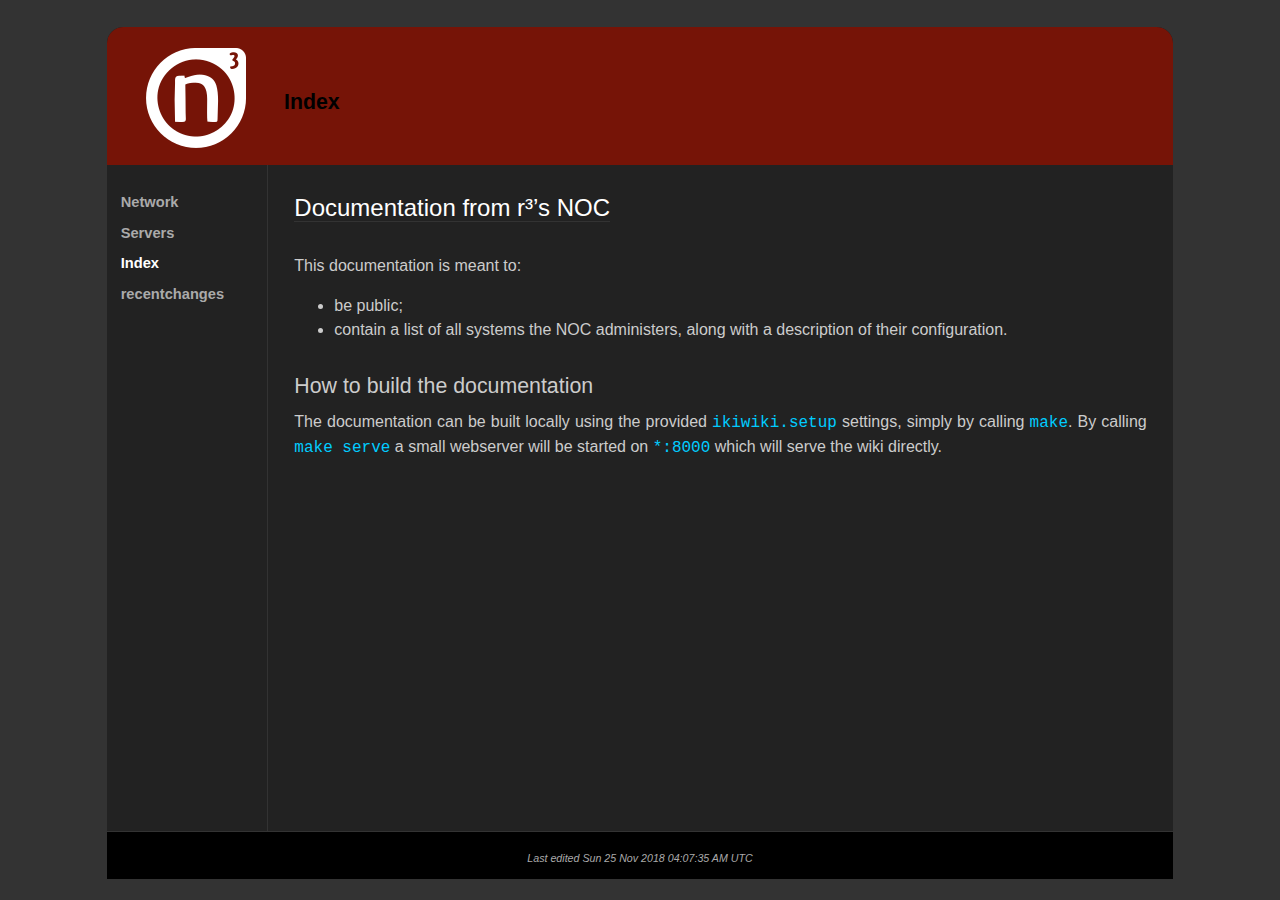
<file: index.html>
<!DOCTYPE html>
<html>

<head>

<meta charset="utf-8" />
<title>Index</title>

<link rel="stylesheet" href="style.css" type="text/css" />

<link rel="stylesheet" href="local.css" type="text/css" />










</head>
<body>

<article class="page">

<section class="pageheader">

<header class="header">
<a id="logo" href="">Realraum NOC — documentation</a>
<span>
<span class="parentlinks">

</span>
<span class="title">
Index

</span>
</span>



</header>









</section>



<aside class="sidebar">
<div class='map'>
<ul>
<li>
<a href="./Network.html" class="mapitem">Network</a>
</li>
<li>
<a href="./Servers.html" class="mapitem">Servers</a>
</li>
<li>
<span class="selflink">Index</span>
</li>
<li>
<a href="./recentchanges.html" class="mapitem">recentchanges</a>
</li>
</ul>
</div>




</aside>



<div id="pagebody">

<section id="content">
<h1>Documentation from r³&#8217;s NOC</h1>

<p>This documentation is meant to:</p>

<ul>
<li>be public;</li>
<li>contain a list of all systems the NOC administers,
along with a description of their configuration.</li>
</ul>


<h2>How to build the documentation</h2>

<p>The documentation can be built locally using the provided
  <code>ikiwiki.setup</code> settings, simply by calling <code>make</code>. By
  calling <code>make serve</code> a small webserver will be started
  on <code>*:8000</code> which will serve the wiki directly.</p>

</section>







</div>

<footer id="footer" class="pagefooter">

<nav id="pageinfo">











<div class="pagedate">
Last edited <time datetime="2018-11-25T04:07:35Z">Sun 25 Nov 2018 04:07:35 AM UTC</time>
<!-- Created <time datetime="2018-06-18T01:46:35Z" pubdate="pubdate">Mon 18 Jun 2018 01:46:35 AM UTC</time> -->
</div>

</nav>


<!-- from Realraum NOC — documentation -->
</footer>

</article>

</body>
</html>
</file>
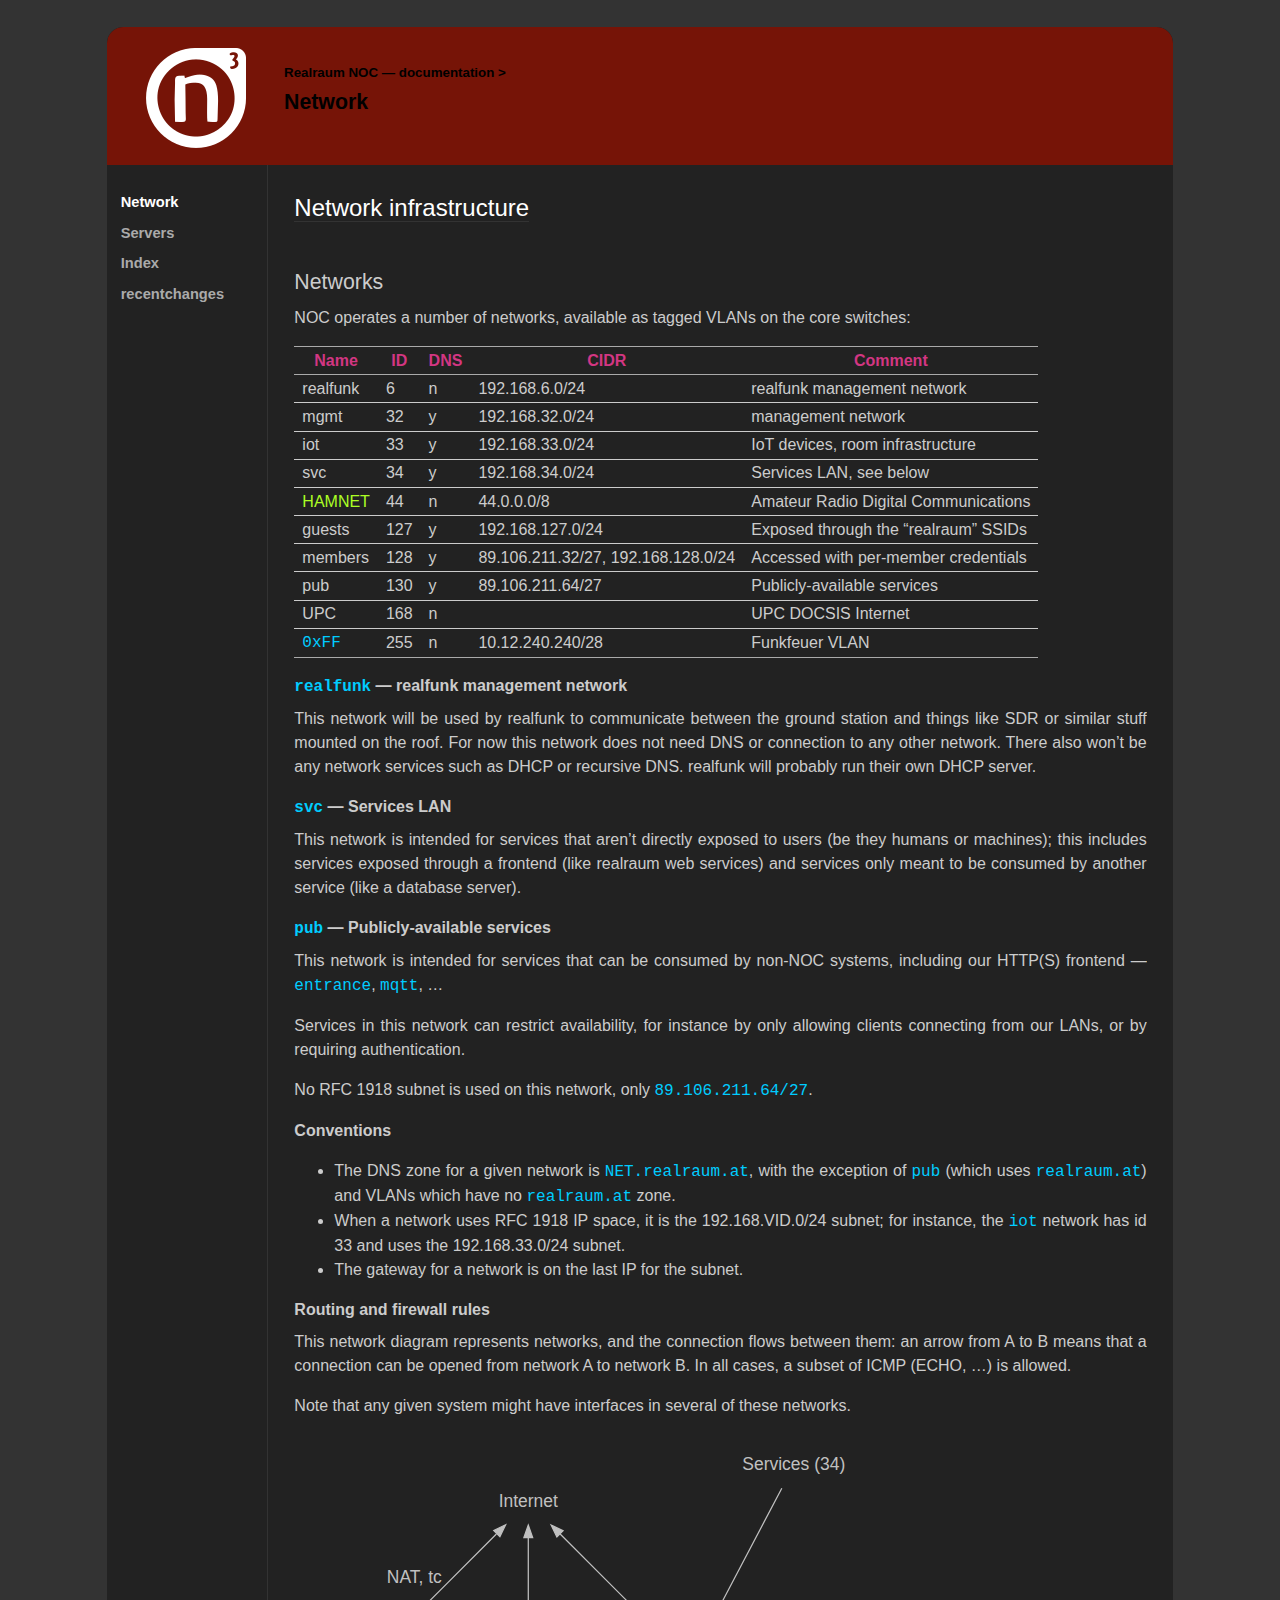
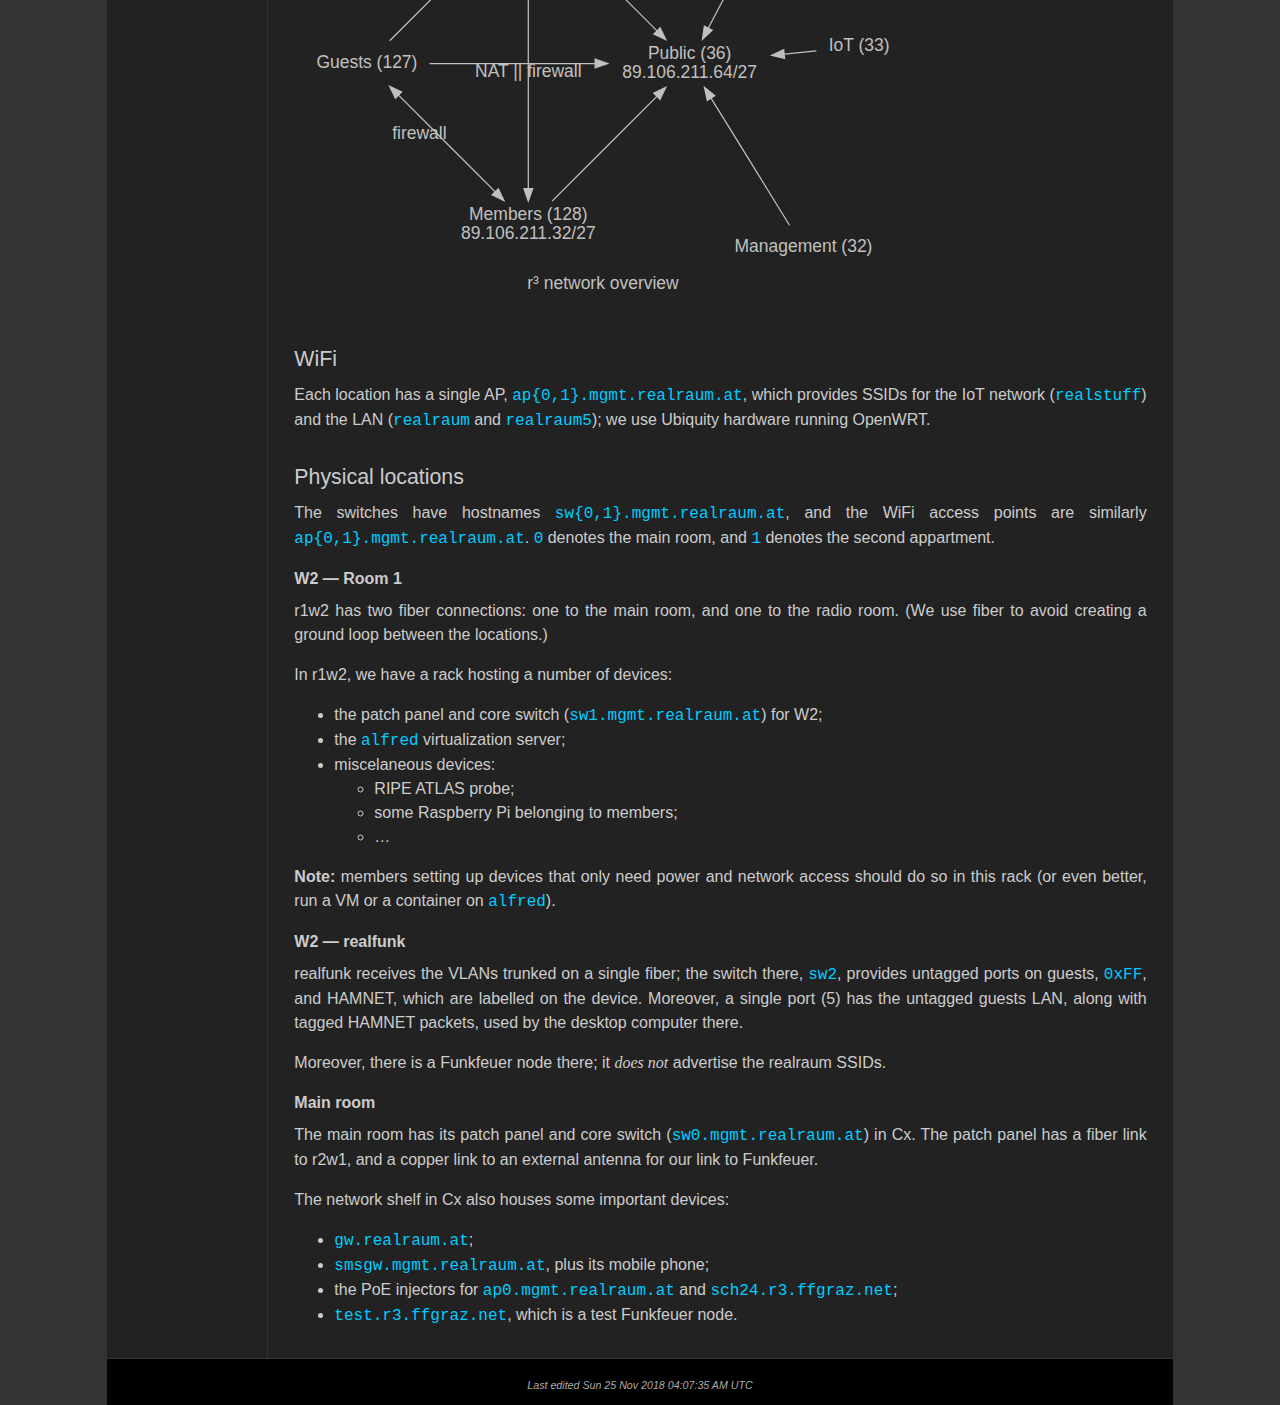
<file: Network.html>
<!DOCTYPE html>
<html>

<head>

<meta charset="utf-8" />
<title>Network</title>

<link rel="stylesheet" href="style.css" type="text/css" />

<link rel="stylesheet" href="local.css" type="text/css" />










</head>
<body>

<article class="page">

<section class="pageheader">

<header class="header">
<a id="logo" href="">Realraum NOC — documentation</a>
<span>
<span class="parentlinks">

<a href="./index.html">Realraum NOC — documentation</a> > 

</span>
<span class="title">
Network

</span>
</span>



</header>









</section>



<aside class="sidebar">
<div class='map'>
<ul>
<li>
<span class="selflink">Network</span>
</li>
<li>
<a href="./Servers.html" class="mapitem">Servers</a>
</li>
<li>
<a href="./index.html" class="mapitem">Index</a>
</li>
<li>
<a href="./recentchanges.html" class="mapitem">recentchanges</a>
</li>
</ul>
</div>




</aside>



<div id="pagebody">

<section id="content">
<h1>Network infrastructure</h1>

<h2>Networks</h2>

<p>NOC operates a number of networks, available as tagged VLANs on the core switches:</p>

<table>
<thead>
<tr>
<th> Name     </th>
<th>  ID </th>
<th> DNS </th>
<th> CIDR                               </th>
<th> Comment                              </th>
</tr>
</thead>
<tbody>
<tr>
<td> realfunk </td>
<td>   6 </td>
<td> n   </td>
<td> 192.168.6.0/24                     </td>
<td> realfunk management network          </td>
</tr>
<tr>
<td> mgmt     </td>
<td>  32 </td>
<td> y   </td>
<td> 192.168.32.0/24                    </td>
<td> management network                   </td>
</tr>
<tr>
<td> iot      </td>
<td>  33 </td>
<td> y   </td>
<td> 192.168.33.0/24                    </td>
<td> IoT devices, room infrastructure     </td>
</tr>
<tr>
<td> svc      </td>
<td>  34 </td>
<td> y   </td>
<td> 192.168.34.0/24                    </td>
<td> Services LAN, see below              </td>
</tr>
<tr>
<td> <a href="https://wiki.oevsv.at/index.php/Kategorie:Digitaler_Backbone">HAMNET</a> </td>
<td>  44 </td>
<td> n   </td>
<td> 44.0.0.0/8                         </td>
<td> Amateur Radio Digital Communications </td>
</tr>
<tr>
<td> guests   </td>
<td> 127 </td>
<td> y   </td>
<td> 192.168.127.0/24                   </td>
<td> Exposed through the “realraum” SSIDs </td>
</tr>
<tr>
<td> members  </td>
<td> 128 </td>
<td> y   </td>
<td> 89.106.211.32/27, 192.168.128.0/24 </td>
<td> Accessed with per-member credentials </td>
</tr>
<tr>
<td> pub      </td>
<td> 130 </td>
<td> y   </td>
<td> 89.106.211.64/27                   </td>
<td> Publicly-available services          </td>
</tr>
<tr>
<td> UPC      </td>
<td> 168 </td>
<td> n   </td>
<td> <dynamically assigned>             </td>
<td> UPC DOCSIS Internet                  </td>
</tr>
<tr>
<td> <code>0xFF</code>   </td>
<td> 255 </td>
<td> n   </td>
<td> 10.12.240.240/28                   </td>
<td> Funkfeuer VLAN                       </td>
</tr>
</tbody>
</table>


<h3><code>realfunk</code> &#8212; realfunk management network</h3>

<p>This network will be used by realfunk to communicate between the ground station
and things like SDR or similar stuff mounted on the roof. For now this network
does not need DNS or connection to any other network. There also won&#8217;t be any
network services such as DHCP or recursive DNS. realfunk will probably run their
own DHCP server.</p>

<h3><code>svc</code> &#8212; Services LAN</h3>

<p>This network is intended for services that aren&#8217;t directly exposed to users
(be they humans or machines); this includes services exposed through a frontend
(like realraum web services) and services only meant to be consumed by another
service (like a database server).</p>

<h3><code>pub</code> &#8212; Publicly-available services</h3>

<p>This network is intended for services that can be consumed by non-NOC systems,
including our HTTP(S) frontend &#8212; <code>entrance</code>, <code>mqtt</code>, &#8230;</p>

<p>Services in this network can restrict availability, for instance by only
allowing clients connecting from our LANs, or by requiring authentication.</p>

<p>No RFC 1918 subnet is used on this network, only <code>89.106.211.64/27</code>.</p>

<h3>Conventions</h3>

<ul>
<li>The DNS zone for a given network is <code>NET.realraum.at</code>, with the exception of
<code>pub</code> (which uses <code>realraum.at</code>) and VLANs which have no <code>realraum.at</code> zone.</li>
<li>When a network uses RFC 1918 IP space, it is the 192.168.VID.0/24 subnet;
for instance, the <code>iot</code> network has id 33 and uses the 192.168.33.0/24 subnet.</li>
<li>The gateway for a network is on the last IP for the subnet.</li>
</ul>


<h3>Routing and firewall rules</h3>

<p>This network diagram represents networks, and the connection flows between them:
an arrow from A to B means that a connection can be opened from network A to
network B.  In all cases, a subset of ICMP (ECHO, &#8230;) is allowed.</p>

<p>Note that any given system might have interfaces in several of these networks.</p>

<p><a href="./Network/overview.svg"><img src="./Network/overview.svg" width="608" height="466" alt="r³ network overview" class="img" /></a></p>

<h2>WiFi</h2>

<p>Each location has a single AP, <code>ap{0,1}.mgmt.realraum.at</code>, which provides SSIDs
for the IoT network (<code>realstuff</code>) and the LAN (<code>realraum</code> and <code>realraum5</code>);
we use Ubiquity hardware running OpenWRT.</p>

<h2>Physical locations</h2>

<p>The switches have hostnames <code>sw{0,1}.mgmt.realraum.at</code>, and the WiFi access
points are similarly <code>ap{0,1}.mgmt.realraum.at</code>. <code>0</code> denotes the main room, and
<code>1</code> denotes the second appartment.</p>

<h3>W2 &#8212; Room 1</h3>

<p>r1w2 has two fiber connections: one to the main room, and one to the radio room.
(We use fiber to avoid creating a ground loop between the locations.)</p>

<p>In r1w2, we have a rack hosting a number of devices:</p>

<ul>
<li>the patch panel and core switch (<code>sw1.mgmt.realraum.at</code>) for W2;</li>
<li>the <code>alfred</code> virtualization server;</li>
<li>miscelaneous devices:

<ul>
<li>RIPE ATLAS probe;</li>
<li>some Raspberry Pi belonging to members;</li>
<li>&#8230;</li>
</ul>
</li>
</ul>


<p><strong>Note:</strong> members setting up devices that only need power and network access
          should do so in this rack (or even better, run a VM or a container
          on <code>alfred</code>).</p>

<h3>W2 &#8212; realfunk</h3>

<p>realfunk receives the VLANs trunked on a single fiber; the switch there, <code>sw2</code>,
provides untagged ports on guests, <code>0xFF</code>, and HAMNET, which are labelled on the
device. Moreover, a single port (5) has the untagged guests LAN, along with
tagged HAMNET packets, used by the desktop computer there.</p>

<p>Moreover, there is a Funkfeuer node there; it <em>does not</em> advertise the realraum
SSIDs.</p>

<h3>Main room</h3>

<p>The main room has its patch panel and core switch (<code>sw0.mgmt.realraum.at</code>) in
Cx. The patch panel has a fiber link to r2w1, and a copper link to an external
antenna for our link to Funkfeuer.</p>

<p>The network shelf in Cx also houses some important devices:</p>

<ul>
<li><code>gw.realraum.at</code>;</li>
<li><code>smsgw.mgmt.realraum.at</code>, plus its mobile phone;</li>
<li>the PoE injectors for <code>ap0.mgmt.realraum.at</code> and <code>sch24.r3.ffgraz.net</code>;</li>
<li><code>test.r3.ffgraz.net</code>, which is a test Funkfeuer node.</li>
</ul>


</section>







</div>

<footer id="footer" class="pagefooter">

<nav id="pageinfo">











<div class="pagedate">
Last edited <time datetime="2018-11-25T04:07:35Z">Sun 25 Nov 2018 04:07:35 AM UTC</time>
<!-- Created <time datetime="2018-06-18T01:46:35Z" pubdate="pubdate">Mon 18 Jun 2018 01:46:35 AM UTC</time> -->
</div>

</nav>


<!-- from Realraum NOC — documentation -->
</footer>

</article>

</body>
</html>
</file>
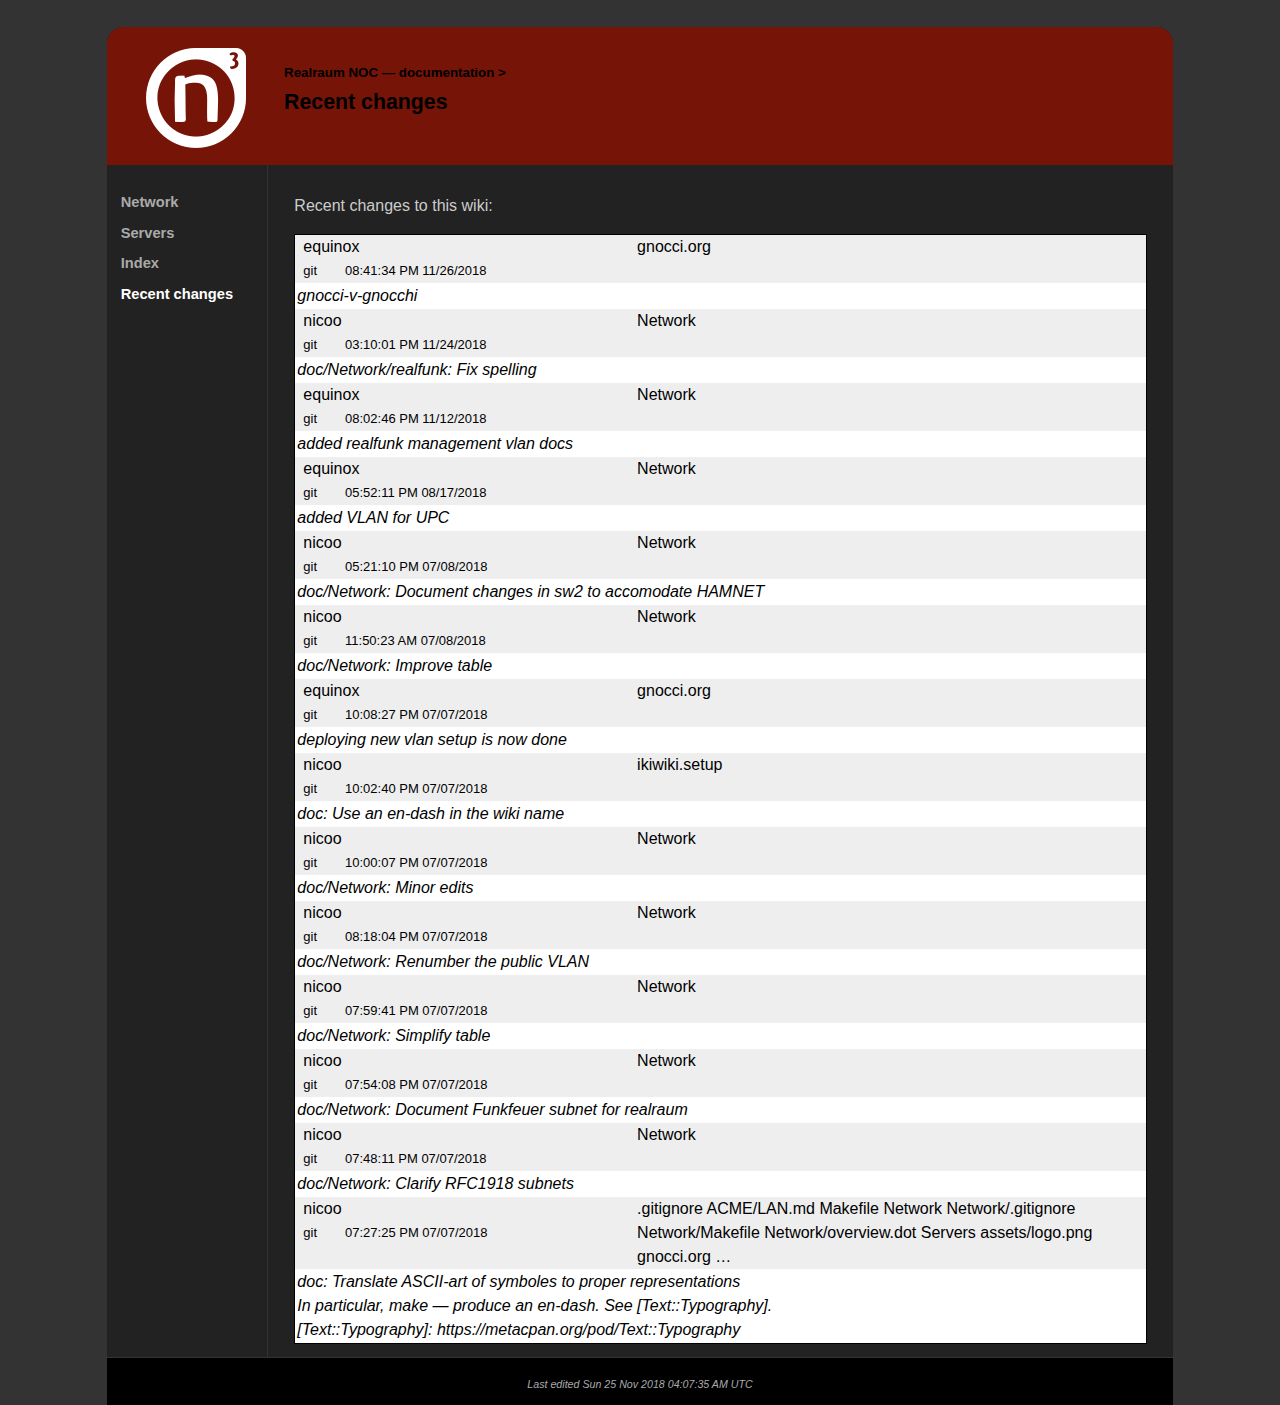
<file: recentchanges.html>
<!DOCTYPE html>
<html>

<head>

<meta charset="utf-8" />
<title>Recent changes</title>

<link rel="stylesheet" href="style.css" type="text/css" />

<link rel="stylesheet" href="local.css" type="text/css" />










</head>
<body>

<article class="page">

<section class="pageheader">

<header class="header">
<a id="logo" href="">Realraum NOC — documentation</a>
<span>
<span class="parentlinks">

<a href="./index.html">Realraum NOC — documentation</a> > 

</span>
<span class="title">
Recent changes

</span>
</span>



</header>









</section>



<aside class="sidebar">
<div class='map'>
<ul>
<li>
<a href="./Network.html" class="mapitem">Network</a>
</li>
<li>
<a href="./Servers.html" class="mapitem">Servers</a>
</li>
<li>
<a href="./index.html" class="mapitem">Index</a>
</li>
<li>
<span class="selflink">Recent changes</span>
</li>
</ul>
</div>




</aside>



<div id="pagebody">

<section id="content">
<p>Recent changes to this wiki:</p>

<div  class="feedlink">


</div>

<div class="recentchanges">







<div id="change-1f43c8db8622ed77aecb7789b0937f40dec17621" class="metadata">
<span class="desc"><br />Changed pages:</span>
<span class="pagelinks">




gnocci.org

</span>
<span class="desc"><br />Changed by:</span>
<span class="committer">

equinox

</span>
<span class="desc"><br />Commit type:</span>
<span class="committype">git</span>
<span class="desc"><br />Date:</span>
<span class="changedate"><time datetime="2018-11-26T20:41:34Z">08:41:34 PM 11/26/2018</time></span>
<span class="desc"><br /></span>

</div>
<div class="changelog">


gnocci-v-gnocchi<br />


</div>

<!-- 1f43c8db8622ed77aecb7789b0937f40dec17621 -->









<div id="change-68674e23b2e99019d007e40a4a38e72c7c8f4c28" class="metadata">
<span class="desc"><br />Changed pages:</span>
<span class="pagelinks">




Network

</span>
<span class="desc"><br />Changed by:</span>
<span class="committer">

nicoo

</span>
<span class="desc"><br />Commit type:</span>
<span class="committype">git</span>
<span class="desc"><br />Date:</span>
<span class="changedate"><time datetime="2018-11-24T15:10:01Z">03:10:01 PM 11/24/2018</time></span>
<span class="desc"><br /></span>

</div>
<div class="changelog">


doc/Network/realfunk: Fix spelling<br />


</div>

<!-- 68674e23b2e99019d007e40a4a38e72c7c8f4c28 -->









<div id="change-77aa786039d8a064d214e88ae592d50e30a3f5bb" class="metadata">
<span class="desc"><br />Changed pages:</span>
<span class="pagelinks">




Network

</span>
<span class="desc"><br />Changed by:</span>
<span class="committer">

equinox

</span>
<span class="desc"><br />Commit type:</span>
<span class="committype">git</span>
<span class="desc"><br />Date:</span>
<span class="changedate"><time datetime="2018-11-12T20:02:46Z">08:02:46 PM 11/12/2018</time></span>
<span class="desc"><br /></span>

</div>
<div class="changelog">


added realfunk management vlan docs<br />


</div>

<!-- 77aa786039d8a064d214e88ae592d50e30a3f5bb -->









<div id="change-ab6c541b669627433cfb618c3f4e9ba963ef53f4" class="metadata">
<span class="desc"><br />Changed pages:</span>
<span class="pagelinks">




Network

</span>
<span class="desc"><br />Changed by:</span>
<span class="committer">

equinox

</span>
<span class="desc"><br />Commit type:</span>
<span class="committype">git</span>
<span class="desc"><br />Date:</span>
<span class="changedate"><time datetime="2018-08-17T17:52:11Z">05:52:11 PM 08/17/2018</time></span>
<span class="desc"><br /></span>

</div>
<div class="changelog">


added VLAN for UPC<br />


</div>

<!-- ab6c541b669627433cfb618c3f4e9ba963ef53f4 -->









<div id="change-0f9033ebc864586f6f248790f7f63b91f41a4790" class="metadata">
<span class="desc"><br />Changed pages:</span>
<span class="pagelinks">




Network

</span>
<span class="desc"><br />Changed by:</span>
<span class="committer">

nicoo

</span>
<span class="desc"><br />Commit type:</span>
<span class="committype">git</span>
<span class="desc"><br />Date:</span>
<span class="changedate"><time datetime="2018-07-08T17:21:10Z">05:21:10 PM 07/08/2018</time></span>
<span class="desc"><br /></span>

</div>
<div class="changelog">


doc/Network: Document changes in sw2 to accomodate HAMNET<br />


</div>

<!-- 0f9033ebc864586f6f248790f7f63b91f41a4790 -->









<div id="change-fae1230549884ec86913f77815bbacdf4b85b725" class="metadata">
<span class="desc"><br />Changed pages:</span>
<span class="pagelinks">




Network

</span>
<span class="desc"><br />Changed by:</span>
<span class="committer">

nicoo

</span>
<span class="desc"><br />Commit type:</span>
<span class="committype">git</span>
<span class="desc"><br />Date:</span>
<span class="changedate"><time datetime="2018-07-08T11:50:23Z">11:50:23 AM 07/08/2018</time></span>
<span class="desc"><br /></span>

</div>
<div class="changelog">


doc/Network: Improve table<br />


</div>

<!-- fae1230549884ec86913f77815bbacdf4b85b725 -->









<div id="change-7447946c42c4884eeac124de0c994e1c53c83015" class="metadata">
<span class="desc"><br />Changed pages:</span>
<span class="pagelinks">




gnocci.org

</span>
<span class="desc"><br />Changed by:</span>
<span class="committer">

equinox

</span>
<span class="desc"><br />Commit type:</span>
<span class="committype">git</span>
<span class="desc"><br />Date:</span>
<span class="changedate"><time datetime="2018-07-07T22:08:27Z">10:08:27 PM 07/07/2018</time></span>
<span class="desc"><br /></span>

</div>
<div class="changelog">


deploying new vlan setup is now done<br />


</div>

<!-- 7447946c42c4884eeac124de0c994e1c53c83015 -->









<div id="change-4da4723b4d018112d8aff4b3608c18624c8759bc" class="metadata">
<span class="desc"><br />Changed pages:</span>
<span class="pagelinks">




ikiwiki.setup

</span>
<span class="desc"><br />Changed by:</span>
<span class="committer">

nicoo

</span>
<span class="desc"><br />Commit type:</span>
<span class="committype">git</span>
<span class="desc"><br />Date:</span>
<span class="changedate"><time datetime="2018-07-07T22:02:40Z">10:02:40 PM 07/07/2018</time></span>
<span class="desc"><br /></span>

</div>
<div class="changelog">


doc: Use an en-dash in the wiki name<br />


</div>

<!-- 4da4723b4d018112d8aff4b3608c18624c8759bc -->









<div id="change-d74740bab97e1e5773833efded3cbc0057f927bd" class="metadata">
<span class="desc"><br />Changed pages:</span>
<span class="pagelinks">




Network

</span>
<span class="desc"><br />Changed by:</span>
<span class="committer">

nicoo

</span>
<span class="desc"><br />Commit type:</span>
<span class="committype">git</span>
<span class="desc"><br />Date:</span>
<span class="changedate"><time datetime="2018-07-07T22:00:07Z">10:00:07 PM 07/07/2018</time></span>
<span class="desc"><br /></span>

</div>
<div class="changelog">


doc/Network: Minor edits<br />


</div>

<!-- d74740bab97e1e5773833efded3cbc0057f927bd -->









<div id="change-73b5120ef2bb23fc53008cb09d3f38f9c2060984" class="metadata">
<span class="desc"><br />Changed pages:</span>
<span class="pagelinks">




Network

</span>
<span class="desc"><br />Changed by:</span>
<span class="committer">

nicoo

</span>
<span class="desc"><br />Commit type:</span>
<span class="committype">git</span>
<span class="desc"><br />Date:</span>
<span class="changedate"><time datetime="2018-07-07T20:18:04Z">08:18:04 PM 07/07/2018</time></span>
<span class="desc"><br /></span>

</div>
<div class="changelog">


doc/Network: Renumber the public VLAN<br />


</div>

<!-- 73b5120ef2bb23fc53008cb09d3f38f9c2060984 -->









<div id="change-d63bf83bb140424c6edc964cdfb6535676844dd8" class="metadata">
<span class="desc"><br />Changed pages:</span>
<span class="pagelinks">




Network

</span>
<span class="desc"><br />Changed by:</span>
<span class="committer">

nicoo

</span>
<span class="desc"><br />Commit type:</span>
<span class="committype">git</span>
<span class="desc"><br />Date:</span>
<span class="changedate"><time datetime="2018-07-07T19:59:41Z">07:59:41 PM 07/07/2018</time></span>
<span class="desc"><br /></span>

</div>
<div class="changelog">


doc/Network: Simplify table<br />


</div>

<!-- d63bf83bb140424c6edc964cdfb6535676844dd8 -->









<div id="change-2da7b9ef8e1cf46229359728e64e616e7dfbc08b" class="metadata">
<span class="desc"><br />Changed pages:</span>
<span class="pagelinks">




Network

</span>
<span class="desc"><br />Changed by:</span>
<span class="committer">

nicoo

</span>
<span class="desc"><br />Commit type:</span>
<span class="committype">git</span>
<span class="desc"><br />Date:</span>
<span class="changedate"><time datetime="2018-07-07T19:54:08Z">07:54:08 PM 07/07/2018</time></span>
<span class="desc"><br /></span>

</div>
<div class="changelog">


doc/Network: Document Funkfeuer subnet for realraum<br />


</div>

<!-- 2da7b9ef8e1cf46229359728e64e616e7dfbc08b -->









<div id="change-41d8f0e5aedbf842b45a07cfd5e3f8bafa28ee9f" class="metadata">
<span class="desc"><br />Changed pages:</span>
<span class="pagelinks">




Network

</span>
<span class="desc"><br />Changed by:</span>
<span class="committer">

nicoo

</span>
<span class="desc"><br />Commit type:</span>
<span class="committype">git</span>
<span class="desc"><br />Date:</span>
<span class="changedate"><time datetime="2018-07-07T19:48:11Z">07:48:11 PM 07/07/2018</time></span>
<span class="desc"><br /></span>

</div>
<div class="changelog">


doc/Network: Clarify RFC1918 subnets<br />


</div>

<!-- 41d8f0e5aedbf842b45a07cfd5e3f8bafa28ee9f -->









<div id="change-768bb53403c1e29d1ae8b48b855c6f6efc547292" class="metadata">
<span class="desc"><br />Changed pages:</span>
<span class="pagelinks">




.gitignore

ACME/LAN.md

Makefile

Network

Network/.gitignore

Network/Makefile

Network/overview.dot

Servers

assets/logo.png

gnocci.org

&#8230;

</span>
<span class="desc"><br />Changed by:</span>
<span class="committer">

nicoo

</span>
<span class="desc"><br />Commit type:</span>
<span class="committype">git</span>
<span class="desc"><br />Date:</span>
<span class="changedate"><time datetime="2018-07-07T19:27:25Z">07:27:25 PM 07/07/2018</time></span>
<span class="desc"><br /></span>

</div>
<div class="changelog">


doc: Translate ASCII-art of symboles to proper representations<br />





In particular, make &#8212; produce an en-dash.  See &#91;Text::Typography&#93;.<br />





&#91;Text::Typography&#93;: https://metacpan.org/pod/Text::Typography<br />


</div>

<!-- 768bb53403c1e29d1ae8b48b855c6f6efc547292 -->


</div>






</section>







</div>

<footer id="footer" class="pagefooter">

<nav id="pageinfo">











<div class="pagedate">
Last edited <time datetime="2018-11-25T04:07:35Z">Sun 25 Nov 2018 04:07:35 AM UTC</time>
<!-- Created <time datetime="2018-07-03T14:27:25Z" pubdate="pubdate">Tue 03 Jul 2018 02:27:25 PM UTC</time> -->
</div>

</nav>


<!-- from Realraum NOC — documentation -->
</footer>

</article>

</body>
</html>
</file>
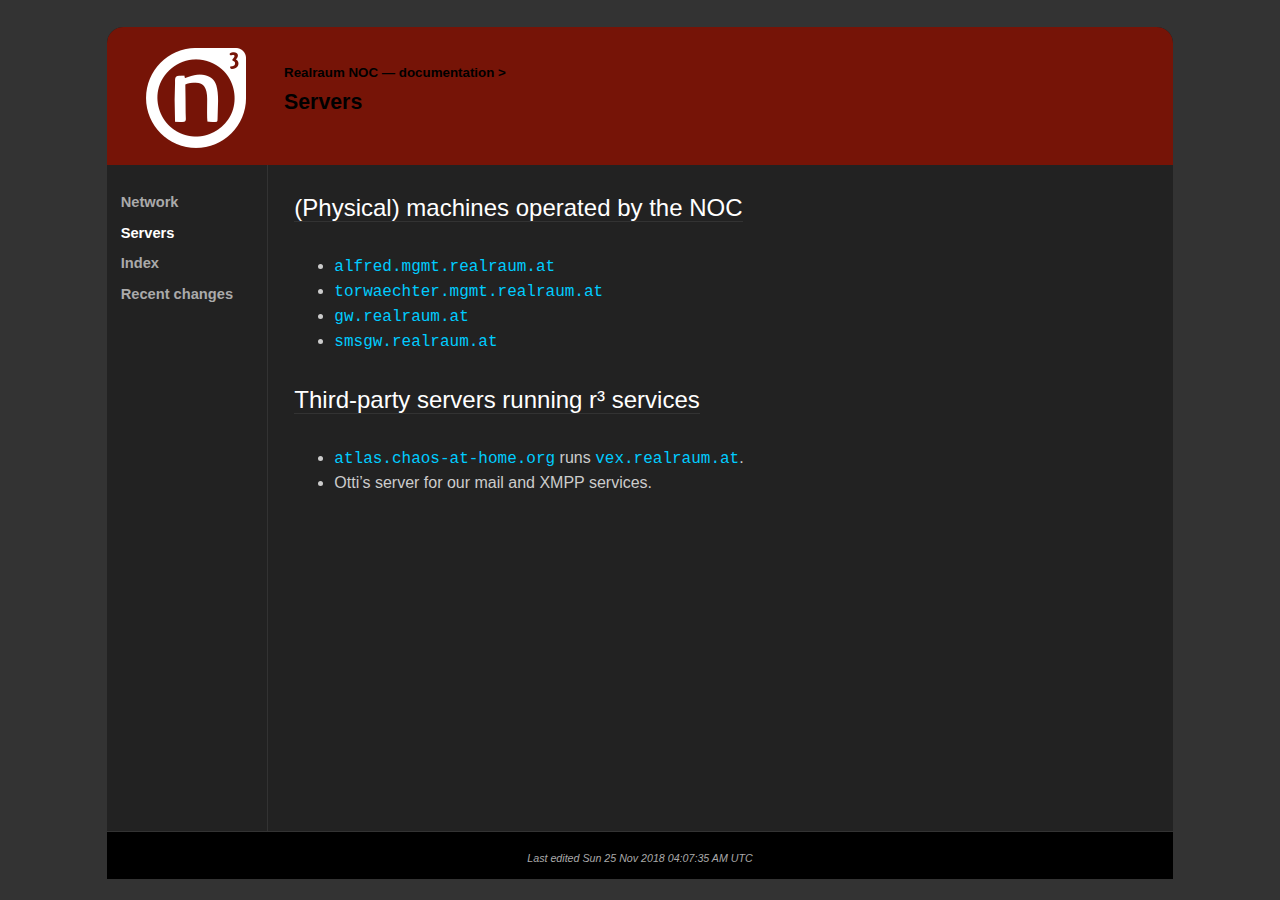
<file: Servers.html>
<!DOCTYPE html>
<html>

<head>

<meta charset="utf-8" />
<title>Servers</title>

<link rel="stylesheet" href="style.css" type="text/css" />

<link rel="stylesheet" href="local.css" type="text/css" />










</head>
<body>

<article class="page">

<section class="pageheader">

<header class="header">
<a id="logo" href="">Realraum NOC — documentation</a>
<span>
<span class="parentlinks">

<a href="./index.html">Realraum NOC — documentation</a> > 

</span>
<span class="title">
Servers

</span>
</span>



</header>









</section>



<aside class="sidebar">
<div class='map'>
<ul>
<li>
<a href="./Network.html" class="mapitem">Network</a>
</li>
<li>
<span class="selflink">Servers</span>
</li>
<li>
<a href="./index.html" class="mapitem">Index</a>
</li>
<li>
<a href="./recentchanges.html" class="mapitem">Recent changes</a>
</li>
</ul>
</div>




</aside>



<div id="pagebody">

<section id="content">
<h1>(Physical) machines operated by the NOC</h1>

<ul>
<li><code>alfred.mgmt.realraum.at</code></li>
<li><code>torwaechter.mgmt.realraum.at</code></li>
<li><code>gw.realraum.at</code></li>
<li><code>smsgw.realraum.at</code></li>
</ul>


<h1>Third-party servers running r³ services</h1>

<ul>
<li><code>atlas.chaos-at-home.org</code> runs <code>vex.realraum.at</code>.</li>
<li>Otti&#8217;s server for our mail and XMPP services.</li>
</ul>


</section>







</div>

<footer id="footer" class="pagefooter">

<nav id="pageinfo">











<div class="pagedate">
Last edited <time datetime="2018-11-25T04:07:35Z">Sun 25 Nov 2018 04:07:35 AM UTC</time>
<!-- Created <time datetime="2018-06-18T01:46:35Z" pubdate="pubdate">Mon 18 Jun 2018 01:46:35 AM UTC</time> -->
</div>

</nav>


<!-- from Realraum NOC — documentation -->
</footer>

</article>

</body>
</html>
</file>
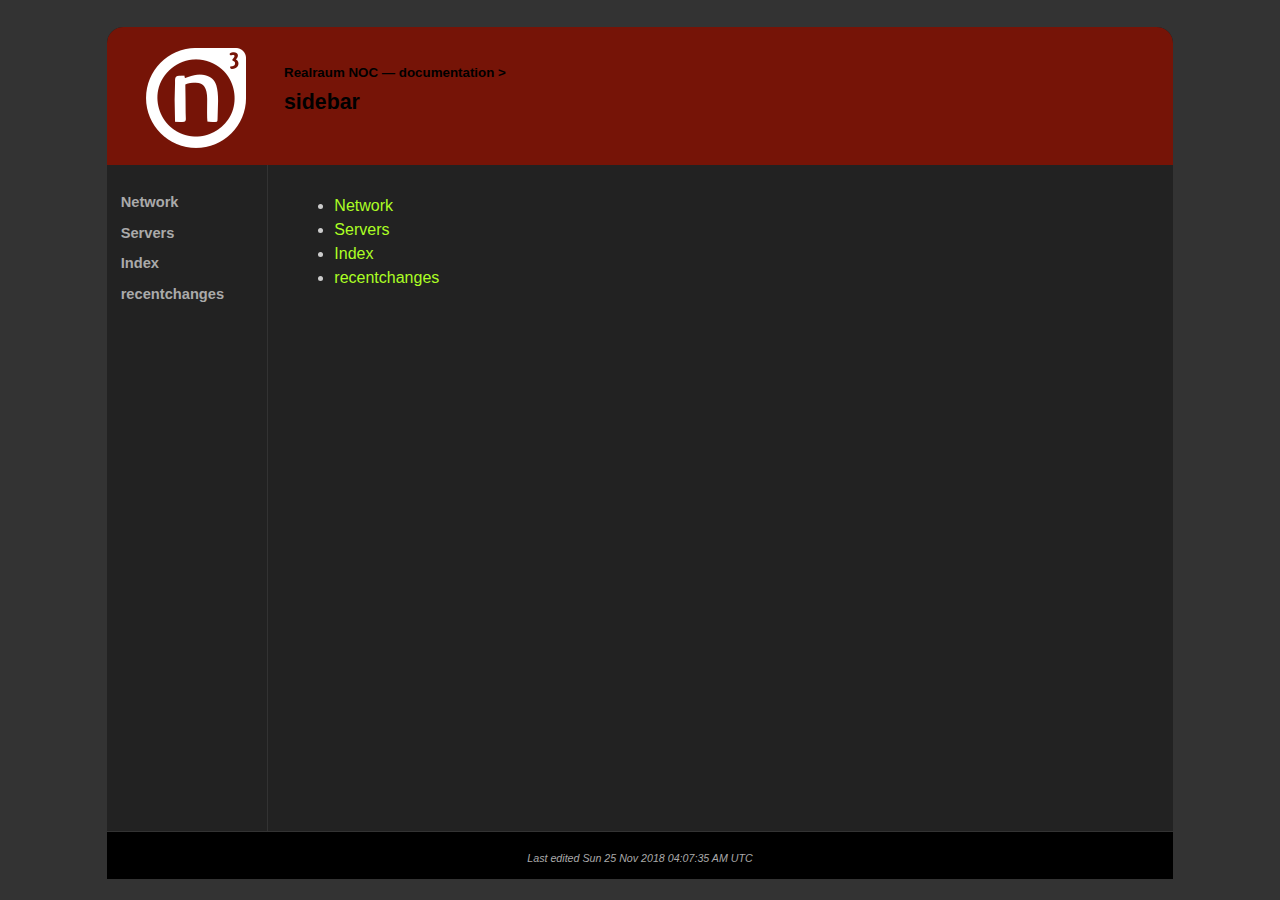
<file: sidebar.html>
<!DOCTYPE html>
<html>

<head>

<meta charset="utf-8" />
<title>sidebar</title>

<link rel="stylesheet" href="style.css" type="text/css" />

<link rel="stylesheet" href="local.css" type="text/css" />










</head>
<body>

<article class="page">

<section class="pageheader">

<header class="header">
<a id="logo" href="">Realraum NOC — documentation</a>
<span>
<span class="parentlinks">

<a href="./index.html">Realraum NOC — documentation</a> > 

</span>
<span class="title">
sidebar

</span>
</span>



</header>









</section>



<aside class="sidebar">
<div class='map'>
<ul>
<li>
<a href="./Network.html" class="mapitem">Network</a>
</li>
<li>
<a href="./Servers.html" class="mapitem">Servers</a>
</li>
<li>
<a href="./index.html" class="mapitem">Index</a>
</li>
<li>
<a href="./recentchanges.html" class="mapitem">recentchanges</a>
</li>
</ul>
</div>




</aside>



<div id="pagebody">

<section id="content">
<div class='map'>
<ul>
<li>
<a href="./Network.html" class="mapitem">Network</a>
</li>
<li>
<a href="./Servers.html" class="mapitem">Servers</a>
</li>
<li>
<a href="./index.html" class="mapitem">Index</a>
</li>
<li>
<a href="./recentchanges.html" class="mapitem">recentchanges</a>
</li>
</ul>
</div>




</section>







</div>

<footer id="footer" class="pagefooter">

<nav id="pageinfo">











<div class="pagedate">
Last edited <time datetime="2018-11-25T04:07:35Z">Sun 25 Nov 2018 04:07:35 AM UTC</time>
<!-- Created <time datetime="2018-06-18T01:46:35Z" pubdate="pubdate">Mon 18 Jun 2018 01:46:35 AM UTC</time> -->
</div>

</nav>


<!-- from Realraum NOC — documentation -->
</footer>

</article>

</body>
</html>
</file>
<file: style.css>
/* ikiwiki style sheet */

/* Note that instead of modifying this style sheet, you can instead edit
 * local.css and use it to override or change settings in this one.
 */

/* html5 compat */
article,aside,details,figcaption,figure,
footer,header,hgroup,menu,nav,section {
	display: block;
}

div.header, header.header {
	margin: 0;
	font-size: 140%;
	font-weight: bold;
	line-height: 1em;
	display: block;
}

.inlineheader .author {
	margin: 0;
	font-size: 112%;
	font-weight: bold;
	display: block;
}

.actions ul {
	margin: 0;
	padding: 6px .4em;
	height: 1em;
	list-style-type: none;
}
.actions li {
	display: inline;
	padding: .2em;
}
.pageheader .actions ul {
	border-bottom: 1px solid #000;
}

.inlinepage .actions ul {
	border-bottom: 0;
}

#otherlanguages ul {
	margin: 0;
	padding: 6px;
	list-style-type: none;
}
#otherlanguages li {
	display: inline;
	padding: .2em .4em;
}
.pageheader #otherlanguages {
	border-bottom: 1px solid #000;
}

.inlinecontent,
.inlineenclosure {
	margin-top: .4em;
}

.pagefooter,
.inlinefooter,
.comments {
	clear: both;
}

#pageinfo {
	margin: 1em 0;
	border-top: 1px solid #000;
}

.tags {
	margin-top: 1em;
}

.inlinepage .tags {
        display: inline;
}

.mapparent {
	text-decoration: none;
}

.img caption {
	font-size: 80%;
	caption-side: bottom;
	text-align: center;
}

img.img {
	margin: 0.5ex;
}

.align-left {
	float:left;
}

.align-right {
	float:right;
}

#backlinks {
	margin-top: 1em;
}

#searchform {
	display: inline;
	float: right;
}

#editcontent {
	width: 98%;
}

.editcontentdiv {
	width: auto;
	overflow: auto;
}

img {
	border-style: none;
}

pre {
	overflow: auto;
}

div.recentchanges {
	border-style: solid;
	border-width: 1px;
	overflow: auto;
	width: auto;
	clear: none;
	background: #eee;
	color: black !important;
}
.recentchanges .metadata {
	padding: 0px 0.5em;
}
.recentchanges .changelog {
	font-style: italic;
	clear: both;
	display: block;
	padding: 1px 2px;
	background: white !important;
	color: black !important;
}
.recentchanges .desc {
	display: none;
}
.recentchanges .diff {
	display: none;
}
.recentchanges .committer {
	float: left;
	margin: 0;
	width: 40%;
}
.recentchanges .committype {
	float: left;
	margin: 0;
	width: 5%;
	font-size: small;
}
.recentchanges .changedate {
	float: left;
	margin: 0;
	width: 35%;
	font-size: small;
}
.recentchanges .pagelinks,
.recentchanges .revert {
	float: right;
	margin: 0;
	width: 60%;
}

.blogform, #blogform {
	padding: 10px 10px;
	border: 1px solid #aaa;
	background: #eee;
	color: black !important;
	width: auto;
	overflow: auto;
}

.inlinepage {
	padding: 10px 10px;
	border: 1px solid #aaa;
	overflow: auto;
}

.pagedate,
.pagelicense,
.pagecopyright {
	font-style: italic;
	display: block;
	margin-top: 1em;
}

.archivepagedate {
	font-style: italic;
}
.archivepage {
	margin-bottom: 1em;
}

.error {
	color: #C00;
}

.sidebar {
	width: 20ex;
	float: right;
	margin-left: 4px;
	margin-bottom: 4px;
	margin-top: -1px;
	padding: 0ex 2ex;
	background: white;
	border: 1px solid black;
	color: black !important;
}

hr.poll {
	height: 10pt;
	color: white !important;
	background: #eee;
	border: 2px solid black;
}
div.poll {
	margin-top: 1ex;
	margin-bottom: 1ex;
	padding: 1ex 1ex;
	border: 1px solid #aaa;
}

span.color {
	padding: 2px;
}

.comment-header,
.microblog-header {
	font-style: italic;
	margin-top: .3em;
}
.comment .author,
.microblog .author {
	font-weight: bold;
}
.comment-subject {
	font-weight: bold;
}
.comment-avatar {
	float: right;
}
.comment {
	border: 1px solid #aaa;
	padding: 3px;
}

div.progress {
	margin-top: 1ex;
	margin-bottom: 1ex;
	border: 1px solid #888;
	width: 400px;
	background: #eee;
	color: black !important;
	padding: 1px;
}
div.progress-done {
	background: #ea6 !important;
	color: black !important;
	text-align: center;
	padding: 1px;
}

/* things to hide in printouts */
@media print {
	.actions { display: none; }
	.tags { display: none; }
	.trails { display: none; }
	.feedbutton { display: none; }
	#searchform { display: none; }
	.blogform, #blogform { display: none; }
	#backlinks { display: none; }
}

/* infobox template */
.infobox {
	float: right;
	margin-left: 2ex;
	margin-top: 1ex;
	margin-bottom: 1ex;
	padding: 1ex 1ex;
	border: 1px solid #aaa;
	background: white;
	color: black !important;
}

/* notebox template */
.notebox {
	float: right;
	margin-left: 2ex;
	margin-top: 1ex;
	margin-bottom: 1ex;
	padding: 1ex 1ex;
	border: 1px solid #aaa;
	width: 25%;
	background: white;
	color: black !important;
}

/* popup template and backlinks hiding */
.popup {
	border-bottom: 1px dotted #366;
	color: #366;
}
.popup .balloon,
.popup .paren,
.popup .expand {
	display: none;
	text-align: left;
}
.popup:hover .balloon,
.popup:focus .balloon {
	position: absolute;
	display: inline;
	margin: 1em 0 0 -2em;
	padding: 0.625em;
	border: 2px solid;
	background-color: #dee;
	color: black;
}

/* form styling */
fieldset {
	margin: 1ex 0;
	border: 1px solid black;
}
legend {
	padding: 0 1ex;
}
.fb_submit {
	float: left;
	margin: 2px 0;
}
label.block {    
	display: block;   
}
label.inline {    
	display: inline;
}
input#openid_identifier {
	background: url(wikiicons/openidlogin-bg.gif) no-repeat;
	background-color: #fff;
	background-position: 0 50%;
	color: #000;
	padding-left: 18px;
}
input#searchbox {
	background: url(wikiicons/search-bg.gif) no-repeat;
	background-color: #fff;
	background-position: 100% 50%;
	color: #000;
	padding-right: 16px;
}
/* invalid form fields */
.fb_invalid {
	color: red;
	background: white !important;
}
/* required form fields */
.fb_required {
	font-weight: bold;
}

/* highlight plugin */
pre.hl { color:#000000; background-color:#ffffff; }
.hl.num { color:#2928ff; }
.hl.esc { color:#ff00ff; }
.hl.str { color:#ff0000; }
.hl.dstr { color:#818100; }
.hl.slc { color:#838183; font-style:italic; }
.hl.com { color:#838183; font-style:italic; }
.hl.dir { color:#008200; }
.hl.sym { color:#000000; }
.hl.line { color:#555555; }
.hl.mark { background-color:#ffffbb; }
.hl.kwa { color:#000000; font-weight:bold; }
.hl.kwb { color:#830000; }
.hl.kwc { color:#000000; font-weight:bold; }
.hl.kwd { color:#010181; }

/* calendar plugin */
.month-calendar-day-this-day,
.year-calendar-this-month {
	background-color: #eee;
}
.month-calendar-day-head,
.month-calendar-day-nolink,
.month-calendar-day-link,
.month-calendar-day-this-day,
.month-calendar-day-future {
	text-align: right;
}
.month-calendar-arrow A:link,
.year-calendar-arrow A:link,
.month-calendar-arrow A:visited,
.year-calendar-arrow A:visited {
	text-decoration: none;
	font-weight: normal;
	font-size: 150%;
}

/* outlines */
li.L1 { list-style: upper-roman; }
li.L2 { list-style: decimal; }
li.L3 { list-style: lower-alpha; }
li.L4 { list-style: disc; }
li.L5 { list-style: square; }
li.L6 { list-style: circle; }
li.L7 { list-style: lower-roman; }
li.L8 { list-style: upper-alpha; }

/* tag cloud */
.pagecloud {
	float: right;
	width: 30%;
	text-align: center;
	padding: 10px 10px;
	border: 1px solid #aaa;
	background: #eee;
	color: black !important;
}
.smallestPC { font-size: 70%; }
.smallPC { font-size: 85%; }
.normalPC { font-size: 100%; }
.bigPC { font-size: 115%; }
.biggestPC { font-size: 130%; }

/* orange feed button */
.feedbutton {
	background: #ff6600;
	color: white !important;
	border-left: 1px solid #cc9966;
	border-top: 1px solid #ccaa99;
	border-right: 1px solid #993300;
	border-bottom: 1px solid #331100;
	padding: 0px 0.5em 0px 0.5em;
	font-family: sans-serif;
	font-weight: bold;
	font-size: small;
	text-decoration: none;
	margin-top: 1em;
}
.feedbutton:hover {
	color: white !important;
	background: #ff9900;
}

.FlattrButton {
	display: none;
}

/* login selector */
#login_choice {
	display: none;
}
#login_input_area {
	clear: both;
	padding: 10px;
}
#login_btns, #login_btns br {
	clear: both;
}
#login_highlight {
	background-color: black;
	float: left;
}
.login_large_btn {
	padding: 1em 1.5em;
	border: 1px solid #DDD;
	margin: 3px;
	float: left;
}
.login_small_btn {
	padding: 4px 4px;
	border: 1px solid #DDD;
	margin: 3px;
	float: left;
}
a.login_large_btn:focus {
	outline: none;
}
a.login_large_btn:focus {
	outline-style: none;
}
.login_selected {
	border: 4px solid #DDD;
}

.fileupload-content .ui-progressbar {
	width: 200px;
	height: 20px;
}
.fileupload-content .ui-progressbar-value {
	background: url(ikiwiki/images/pbar-ani.gif);
}

.trails {
	margin-top: 1em;
	margin-bottom: 1em;
}
.trail {
	display: block;
	clear: both;
	position: relative;
}

.trailprev {
	display: block;
	text-align: left;
	position: absolute;
	top: 0%;
	left: 3%;
	width: 30%;
}

.trailup {
	display: block;
	text-align: center;
	margin-left: 35%;
	margin-right: 35%;
}

.trailnext {
	display: block;
	text-align: right;
	position: absolute;
	top: 0%;
	width: 30%;
	right: 3%;
}

.trailsep {
	display: none;
}

/* mobile/small-screen-friendly layout */
@media (max-width: 600px) {
	.sidebar {
		width: auto;
		float: none;
		margin-top: 0;
		border: none;
	}

	/* if the mobile browser is new enough, use flex layout to shuffle
	 * the sidebar to the end */
	.page {
		display: -webkit-box;
		display: -webkit-flexbox;
		display: -webkit-flex;
		display: -moz-box;
		display: -ms-flexbox;
		display: flex;
		-webkit-box-orient: vertical;
		-webkit-flex-direction: tb;
		-webkit-flex-direction: column;
		-webkit-flex-flow: column;
		-ms-flex-direction: column;
		flex-direction: column;
	}
	#pageheader {
		-webkit-box-ordinal-group: -1;
		-webkit-order: -1;
		-ms-box-ordinal-group: -1;
		-ms-flex-order: -1;
		order: -1;
	}
	.sidebar, #footer {
		-webkit-box-ordinal-group: 1;
		-webkit-order: 1;
		-ms-box-ordinal-group: 1;
		-ms-flex-order: 1;
		order: 1;
	}

	.blogform, #blogform {
		padding: 4px 4px;
	}
}
</file>
<file: local.css>
/* vim: set ts=4 sts=4 sw=4 isk+=-,. fen fcl=all fdm=marker fmr={{{,}}} fml=2 : */

html {
	overflow: auto;
}

body {
	margin: 0;
	padding: 0;
	font-size: 10pt;
	font-family: "PT Sans", sans-serif;
	color: #ccc;
	background: #333;
}

a {
	color: #acfe24;
	text-decoration: none;
}

a:hover { text-decoration: underline; }
/*a:visited { color: #aa00bb; }*/

em {
	font-family: serif;
}

code {
	font-family: "Source Code Pro", "Courier 10 Pitch", "Courier New", Courier;
	color: #00CCFF;
}

dd {
	margin-bottom: 1em;
}

p, dd, li {
	text-align: justify;
}

p>code, dd>code, li>code {
	white-space: nowrap;
}

.page {
	overflow: hidden;
	min-width: 50em;
	max-width: 80em;
	margin: 2em auto 0 auto;
	border-radius: 16px 16px 0 0;
	background: #222;
}

/* {{{ .pageheader */
.pageheader {
	position: relative;
	min-height: 110px;
	color: black;
	background: #761407;
	border-radius: 16px 16px 0 0;
  padding: 1.2em 0.3em 0.9em 0.3em;
}
.pageheader #logo {
	display: block;
	position: relative;
	height: 100px;
	width: 100px;
	background: url(assets/logo.png) left center no-repeat;
	float: left;
	margin-left: -125px;
	margin-top: 5px;
	text-indent: -9999px;
}

.pageheader .header {
	font-size: 10pt;
	margin-left: 12em;
}

.pageheader .header > span {
	display: block;
	margin: auto;
	min-width: 30em;
	padding: 1em;
}

.pageheader .parentlinks {
	display: block;
	min-height: 1.5em;
	margin-top: 0.75em;
}

.pageheader a,
.pageheader .parentlinks a {
	color: black;
	text-decoration: none;
}

.pageheader a:hover {
	text-decoration: underline;
}

.pageheader .title {
	line-height: 1.5em;
	font-size: 16pt;
}

.pageheader .actions ul {
  border: none;
}

/* {{{ .actions */
.actions {
	text-align: right;
}

.actions ul li {
	background: #763d35;
  border-bottom: 0;
}

.actions ul li a {
	padding: 0 0.8em;
	color: black;
}
/* .actions }}} */
/* {{{ #otherlanguages */
#otherlanguages,
#otherlanguages ul li a {
	color: #012345;
	background: white;
}

#otherlanguages ul li {
	margin-left: 1em;
}

.pageheader #otherlanguages {
	border: none;
}
/* #otherlanguages }}} */
/* .pageheader }}} */

#pagebody {
	position: relative;
	min-width: 32em;
	min-height: 48em;
	margin: 0 0 0 12em;
	padding: 1em 2em;
	color: #ccc;
/*	background: black no-repeat bottom right url(assets/background.png); */
	background-attachment: fixed;
	border-left: #333 solid 1px;
	z-index: 110;
}

/* {{{ .sidebar */
.sidebar {
	position: absolute;
	top: 14em;
	overflow: hidden;
	width: 12em;
	margin: 0;
	padding: 0;
	border: none;
	z-index: 100;
	background: #222;
}

.sidebar ul {
	margin: 0;
	padding-left: 0.5em;
	list-style: none;
	background: transparent;
}

.sidebar li {
	text-align: left;
}

.sidebar ul li .selflink {
	color: white;
	font-weight: bold;
}

.sidebar ul li > span,
.sidebar ul li > a {
	display: block;
	padding: 0.5em;
	font-size: 11pt;
	font-weight: bold;
	text-decoration: none;
	color: #aaaaaa;
	background: transparent;
}

.sidebar ul li:hover {
	background: #333;
}

.sidebar ul ul {
	margin-left: 1em;
}

/* .sidebar }}} */
/* {{{ #content */
#content {
	line-height: 1.5em;
	overflow: auto;
	font-size: 12pt;
}

#content p {
	margin: 1em 0 1em 0;
}

#content hr {
	border: none;
	border-bottom: dotted 2px #bbbbbb;
	margin: 2em auto;
}

#content h1 {
	display: inline;
	font-size: 18pt;
	font-weight: normal;
	line-height: 2.5em;
	color: white;
	border-bottom: solid 1px #333;
}

#content h2 {
	font-size: 16pt;
	font-weight: normal;
	margin-top: 1.5em;
	margin-bottom: 0;
}

#content h2 + p {
	margin-top: 0.75em;
}

#content h3 {
	font-size: 12pt;
	margin-bottom: 0;
	padding-bottom: 0;
}

#content h3 + p {
	margin-top: 0.5em;
}

#content table {
	border-top: solid 1px #aaa;
	border-bottom: solid 1px #aaa;
	border-collapse: collapse;
}

#content table th {
	padding: 0.1em 0.5em;
	border-bottom: solid 1px #aaaaaa;
	color: #d33682;
}

#content table td {
	padding: 0.1em 0.5em;
	border-top: solid 1px #ccc;
}

#content .feedlink a {
	text-decoration: none;
}
/* #content }}} */

.recentchanges .pagelinks a {
	color: #763d35;
}

.recentchanges .committer a {
	color: #000000;
}

/* {{{ #footer */
#footer {
	position: relative;
	margin: 0;
	padding: 1em 0;
	text-align: center;
	color: #aaa;
	background: black;
	border-top: #333 solid 1px;
}

#footer #pageinfo {
	position: relative;
	min-width: 30em;
	margin: auto;
	padding: 0.1em 2em;
	border-top: none;
}

#footer a {
	color: #ccc;
}

#footer a:hover {
	text-decoration: underline;
}

#backlinks {
	font-size: 8pt;
	margin-top: 0;
}

#footer #pageinfo div {
	font-size: 8pt;
	margin-top: 0.5em;
	margin-bottom: 0;
}
/* #footer }}} */

/* {{{ @media print */
@media print {
	.sidebar,
	.actions,
	.feedlink,
	#backlinks,
	#otherlanguages {
		display: none;
	}

	#footer,
	#footer #pageinfo,
	.page,
	.pageheader,
	#pagebody {
	    margin: 0;
	    padding: 0;
	    border: none;
	    box-shadow: none;
	}

	.page,
	.pageheader {
		border-radius: 0;
	}

	#footer {
		padding: 0.5em;
	}
}
/* @media print }}} */
</file>
